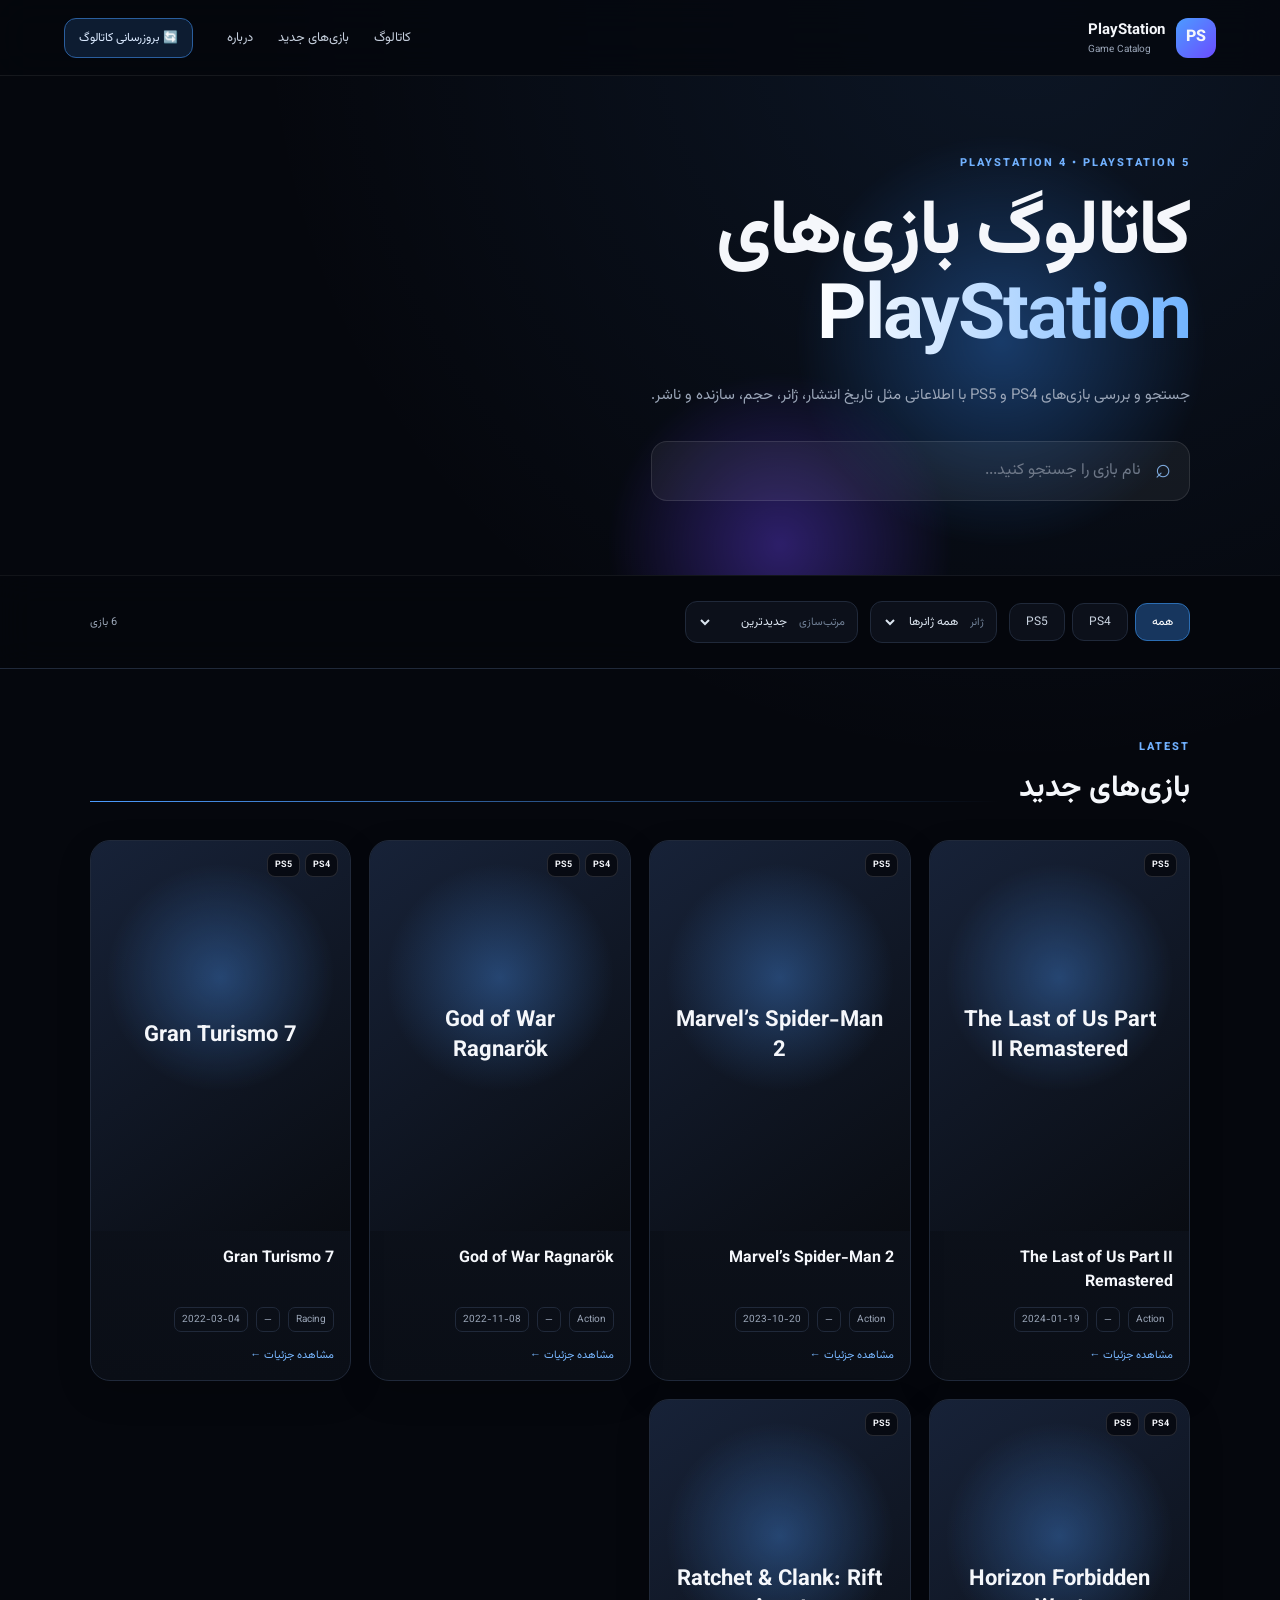
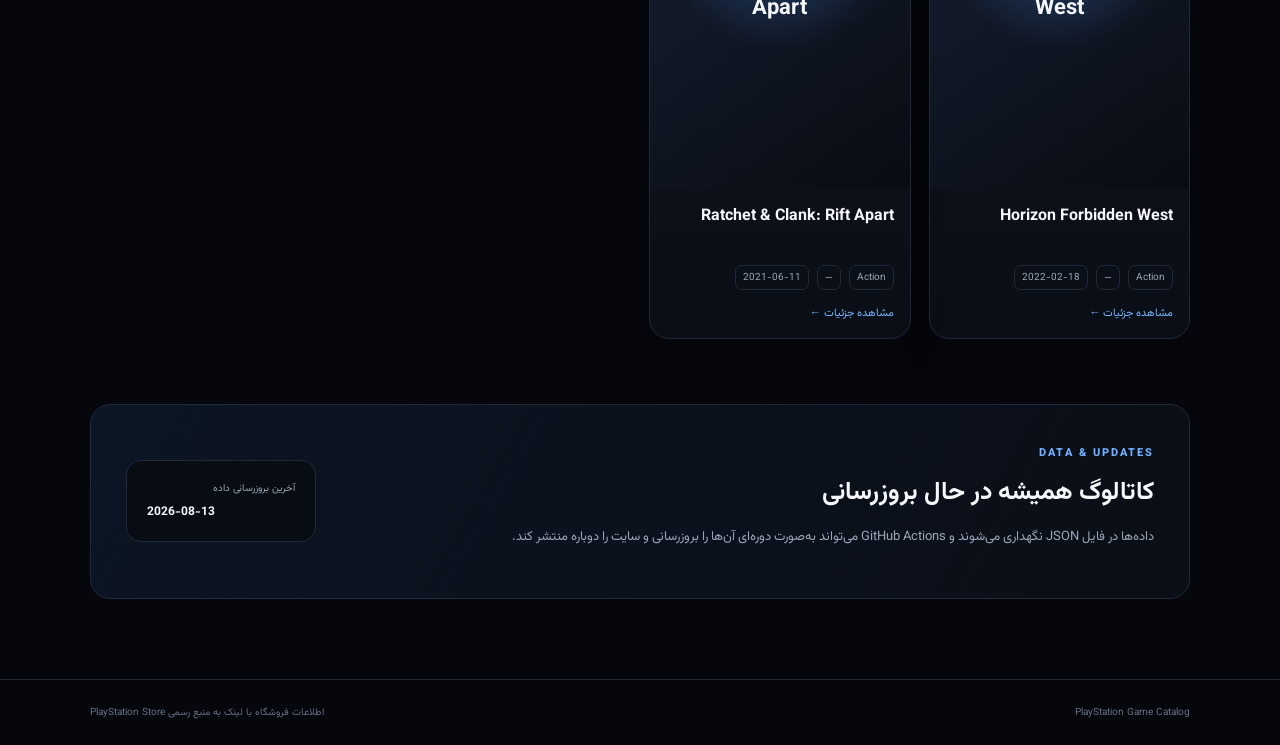
<file: playstation-game-catalog-v1/index.html>
<!doctype html>
<html lang="fa" dir="rtl">
<head>
  <meta charset="utf-8">
  <meta name="viewport" content="width=device-width,initial-scale=1">
  <meta name="theme-color" content="#05070d">
  <meta name="description" content="کاتالوگ بازی‌های PlayStation 4 و PlayStation 5">
  <title>PlayStation Game Catalog</title>
  <link rel="preconnect" href="https://fonts.googleapis.com">
  <link rel="preconnect" href="https://fonts.gstatic.com" crossorigin>
  <link href="https://fonts.googleapis.com/css2?family=Vazirmatn:wght@400;500;600;700;800&display=swap" rel="stylesheet">
  <link rel="stylesheet" href="assets/style.css">
</head>
<body>
  <header class="topbar">
    <a class="brand" href="./">
      <span class="brand-mark">PS</span>
      <span><b>PlayStation</b><small>Game Catalog</small></span>
    </a>
    <nav>
      <a href="#games">کاتالوگ</a>
      <a href="#new">بازی‌های جدید</a>
      <a href="#about">درباره</a>
    </nav>
    <button class="update-btn" id="updateBtn">🔄 بروزرسانی کاتالوگ</button>
  </header>

  <main>
    <section class="hero">
      <div class="hero-glow"></div>
      <div class="hero-content">
        <span class="eyebrow">PLAYSTATION 4 • PLAYSTATION 5</span>
        <h1>کاتالوگ بازی‌های<br><strong>PlayStation</strong></h1>
        <p>جستجو و بررسی بازی‌های PS4 و PS5 با اطلاعاتی مثل تاریخ انتشار، ژانر، حجم، سازنده و ناشر.</p>
        <div class="search-wrap">
          <span>⌕</span>
          <input id="search" type="search" placeholder="نام بازی را جستجو کنید..." autocomplete="off">
        </div>
      </div>
      <div class="hero-orb orb-one"></div>
      <div class="hero-orb orb-two"></div>
    </section>

    <section class="toolbar" id="games">
      <div class="filter-group">
        <button class="filter active" data-platform="all">همه</button>
        <button class="filter" data-platform="PS4">PS4</button>
        <button class="filter" data-platform="PS5">PS5</button>
      </div>
      <label class="select-box">
        <span>ژانر</span>
        <select id="genre">
          <option value="all">همه ژانرها</option>
        </select>
      </label>
      <label class="select-box">
        <span>مرتب‌سازی</span>
        <select id="sort">
          <option value="newest">جدیدترین</option>
          <option value="oldest">قدیمی‌ترین</option>
          <option value="az">الفبایی</option>
          <option value="za">الفبایی معکوس</option>
        </select>
      </label>
      <div class="count" id="count"></div>
    </section>

    <section class="section" id="new">
      <div class="section-heading">
        <div>
          <span class="eyebrow">LATEST</span>
          <h2>بازی‌های جدید</h2>
        </div>
        <span class="section-line"></span>
      </div>
      <div class="games-grid" id="gamesGrid"></div>
      <div class="empty" id="empty" hidden>بازی‌ای با این مشخصات پیدا نشد.</div>
    </section>

    <section class="about" id="about">
      <div>
        <span class="eyebrow">DATA & UPDATES</span>
        <h2>کاتالوگ همیشه در حال بروزرسانی</h2>
        <p>داده‌ها در فایل JSON نگهداری می‌شوند و GitHub Actions می‌تواند به‌صورت دوره‌ای آن‌ها را بروزرسانی و سایت را دوباره منتشر کند.</p>
      </div>
      <div class="about-card">
        <span>آخرین بروزرسانی داده</span>
        <strong id="lastUpdate">—</strong>
      </div>
    </section>
  </main>

  <footer>
    <span>PlayStation Game Catalog</span>
    <span>اطلاعات فروشگاه با لینک به منبع رسمی PlayStation Store</span>
  </footer>

  <script src="assets/app.js"></script>
</body>
</html>
</file>
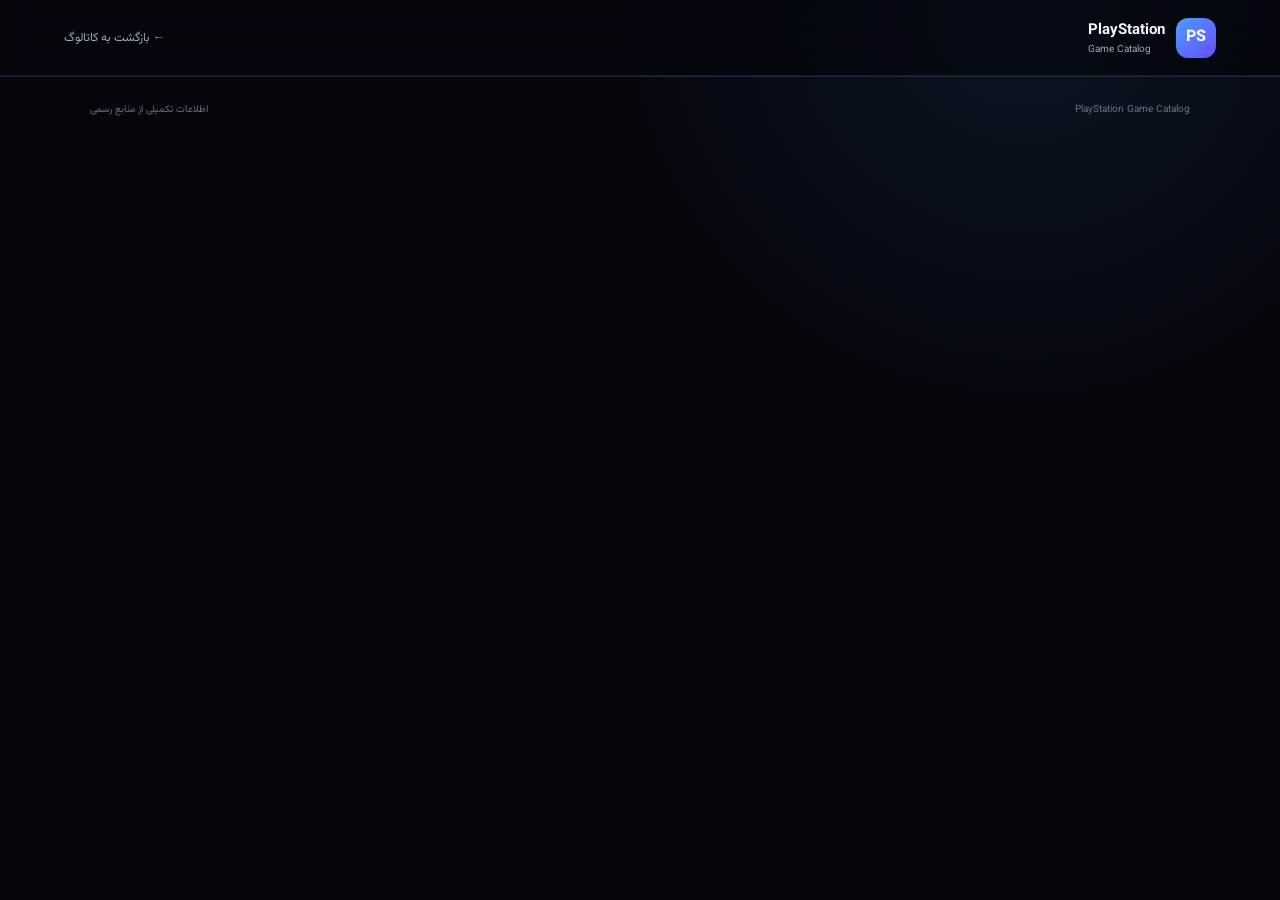
<file: playstation-game-catalog-v1/details.html>
<!doctype html>
<html lang="fa" dir="rtl">
<head>
  <meta charset="utf-8">
  <meta name="viewport" content="width=device-width,initial-scale=1">
  <title>جزئیات بازی | PlayStation Game Catalog</title>
  <link rel="preconnect" href="https://fonts.googleapis.com">
  <link rel="preconnect" href="https://fonts.gstatic.com" crossorigin>
  <link href="https://fonts.googleapis.com/css2?family=Vazirmatn:wght@400;500;600;700;800&display=swap" rel="stylesheet">
  <link rel="stylesheet" href="assets/style.css">
</head>
<body>
  <header class="topbar">
    <a class="brand" href="./"><span class="brand-mark">PS</span><span><b>PlayStation</b><small>Game Catalog</small></span></a>
    <a class="back" href="./">← بازگشت به کاتالوگ</a>
  </header>
  <main id="detail"></main>
  <footer><span>PlayStation Game Catalog</span><span>اطلاعات تکمیلی از منابع رسمی</span></footer>
  <script src="assets/app.js"></script>
</body>
</html>
</file>
<file: playstation-game-catalog-v1/assets/style.css>
:root{
  --bg:#05070d;--panel:#0c101a;--panel2:#111725;--line:#20293a;
  --text:#f5f7fb;--muted:#9ba6b8;--accent:#4c9cff;--accent2:#6b4cff;
  --shadow:0 24px 70px rgba(0,0,0,.35);--radius:20px;
}
*{box-sizing:border-box}html{scroll-behavior:smooth}body{margin:0;background:
radial-gradient(circle at 80% 0%,rgba(76,156,255,.10),transparent 30%),var(--bg);
color:var(--text);font-family:Vazirmatn,Arial,sans-serif;min-height:100vh}
a{color:inherit;text-decoration:none}.topbar{height:76px;border-bottom:1px solid rgba(255,255,255,.07);
display:flex;align-items:center;gap:34px;padding:0 clamp(18px,5vw,72px);position:sticky;top:0;z-index:20;
background:rgba(5,7,13,.78);backdrop-filter:blur(18px)}
.brand{display:flex;align-items:center;gap:11px;margin-left:auto}.brand-mark{display:grid;place-items:center;
width:40px;height:40px;border-radius:12px;background:linear-gradient(135deg,var(--accent),var(--accent2));font-weight:800}
.brand b{display:block;font-size:15px}.brand small{display:block;color:var(--muted);font-size:10px;direction:ltr}
nav{display:flex;gap:25px;color:#c6cfdd;font-size:13px}nav a:hover,.back:hover{color:white}
.update-btn{border:1px solid #2a5e9e;background:#0d1c31;color:#dbeaff;border-radius:12px;padding:10px 14px;
font:inherit;font-size:12px;cursor:pointer}.update-btn:hover{background:#122a49}
.hero{position:relative;min-height:500px;display:flex;align-items:center;overflow:hidden;padding:70px clamp(18px,7vw,100px);
border-bottom:1px solid rgba(255,255,255,.05)}.hero-content{position:relative;z-index:2;max-width:720px}
.eyebrow{color:#71b1ff;font-size:11px;font-weight:800;letter-spacing:2px;direction:ltr;display:inline-block}
h1{font-size:clamp(42px,6vw,78px);line-height:1.1;margin:17px 0 20px;letter-spacing:-2px}
h1 strong{background:linear-gradient(90deg,#fff,#72b4ff);color:transparent;background-clip:text}
.hero p{max-width:600px;color:var(--muted);line-height:2;font-size:15px}.search-wrap{display:flex;align-items:center;gap:12px;
margin-top:30px;background:rgba(255,255,255,.055);border:1px solid rgba(255,255,255,.1);border-radius:16px;padding:0 18px;
max-width:610px}.search-wrap span{font-size:27px;color:#7da9dc}.search-wrap input{width:100%;height:58px;border:0;outline:0;background:transparent;color:#fff;
font:inherit}.search-wrap input::placeholder{color:#6e7888}.hero-orb{position:absolute;border-radius:50%;filter:blur(2px);opacity:.45}
.orb-one{width:430px;height:430px;right:5%;top:10%;background:radial-gradient(circle,#2c71c9,transparent 68%)}
.orb-two{width:360px;height:360px;right:25%;bottom:-30%;background:radial-gradient(circle,#5c38d4,transparent 68%)}
.toolbar{display:flex;align-items:center;gap:12px;padding:25px clamp(18px,7vw,100px);border-bottom:1px solid var(--line);
position:sticky;top:76px;z-index:10;background:rgba(5,7,13,.92);backdrop-filter:blur(16px);flex-wrap:wrap}
.filter-group{display:flex;gap:7px}.filter,.select-box{border:1px solid var(--line);background:var(--panel);color:#c9d2df;border-radius:12px}
.filter{padding:9px 16px;font:inherit;font-size:12px;cursor:pointer}.filter.active,.filter:hover{background:#17365e;border-color:#2b6db3;color:#fff}
.select-box{display:flex;align-items:center;gap:8px;padding:0 12px}.select-box span{font-size:11px;color:#718096}
select{height:40px;border:0;outline:0;background:transparent;color:#dbe4ef;font:inherit;font-size:12px;cursor:pointer}
select option{background:#101522}.count{color:var(--muted);font-size:11px;margin-right:auto}.section{padding:65px clamp(18px,7vw,100px)}
.section-heading{display:flex;align-items:end;gap:20px;margin-bottom:28px}.section-heading h2{margin:6px 0 0;font-size:30px}.section-line{height:1px;background:linear-gradient(90deg,var(--accent),transparent);flex:1;margin-bottom:10px}
.games-grid{display:grid;grid-template-columns:repeat(4,minmax(0,1fr));gap:18px}.game-card{background:linear-gradient(180deg,#101622,#0a0e16);
border:1px solid var(--line);border-radius:var(--radius);overflow:hidden;transition:.25s;box-shadow:0 12px 35px rgba(0,0,0,.16)}
.game-card:hover{transform:translateY(-6px);border-color:#315987;box-shadow:var(--shadow)}.cover{aspect-ratio:2/3;position:relative;overflow:hidden;background:
linear-gradient(145deg,#172b4b,#0c101a 70%)}.cover img{width:100%;height:100%;object-fit:cover;display:block}.cover-fallback{height:100%;display:grid;place-items:center;text-align:center;padding:25px;
background:radial-gradient(circle at 50% 35%,rgba(77,155,255,.34),transparent 40%),linear-gradient(145deg,#172238,#090c12)}
.cover-fallback strong{font-size:22px;line-height:1.35}.platforms{position:absolute;top:12px;right:12px;display:flex;gap:5px}.tag{background:rgba(5,7,13,.8);border:1px solid rgba(255,255,255,.13);backdrop-filter:blur(8px);border-radius:8px;padding:4px 7px;font-size:9px;font-weight:700}
.card-body{padding:16px}.card-title{font-size:16px;font-weight:700;line-height:1.5;min-height:48px}.meta{display:flex;flex-wrap:wrap;gap:8px;margin-top:12px;color:var(--muted);font-size:10px}.meta span{border:1px solid var(--line);border-radius:7px;padding:4px 7px}.card-link{display:block;margin-top:15px;color:#78b7ff;font-size:11px}
.empty{text-align:center;padding:80px;color:var(--muted)}.about{margin:0 clamp(18px,7vw,100px) 80px;padding:35px;border:1px solid var(--line);
border-radius:var(--radius);background:linear-gradient(120deg,#0c1524,#0a0e16);display:flex;align-items:center;gap:30px}.about h2{margin:8px 0;font-size:25px}.about p{color:var(--muted);line-height:1.9;font-size:13px;max-width:680px}.about-card{margin-right:auto;min-width:190px;padding:20px;border:1px solid var(--line);border-radius:15px;background:#080c13}.about-card span{display:block;color:var(--muted);font-size:10px}.about-card strong{display:block;margin-top:7px;font-size:12px;direction:ltr}
footer{border-top:1px solid var(--line);padding:25px clamp(18px,7vw,100px);display:flex;justify-content:space-between;color:#657084;font-size:10px}
.back{font-size:12px;color:#9ba6b8}.detail{min-height:80vh}.detail-hero{padding:70px clamp(18px,7vw,100px);display:grid;grid-template-columns:320px 1fr;gap:55px;
background:radial-gradient(circle at 30% 30%,rgba(75,135,220,.13),transparent 30%)}.detail-cover{border-radius:22px;overflow:hidden;border:1px solid var(--line);box-shadow:var(--shadow);aspect-ratio:2/3}.detail-cover img{width:100%;height:100%;object-fit:cover}
.detail h1{font-size:clamp(35px,5vw,65px);margin:12px 0}.detail-desc{color:#aeb8c7;line-height:2;font-size:14px;max-width:850px}.facts{display:grid;grid-template-columns:repeat(4,1fr);gap:10px;margin:28px 0}.fact{padding:16px;border:1px solid var(--line);background:#0b1019;border-radius:14px}.fact span{display:block;color:#68758a;font-size:10px}.fact strong{display:block;margin-top:6px;font-size:13px}.source-btn{display:inline-flex;padding:11px 15px;background:#fff;color:#05070d;border-radius:11px;font-size:11px;font-weight:700;margin-top:10px}
.gallery{padding:0 clamp(18px,7vw,100px) 70px}.gallery h2{font-size:25px}.shots{display:grid;grid-template-columns:repeat(3,1fr);gap:12px}.shot{aspect-ratio:16/9;background:#101621;border:1px solid var(--line);border-radius:14px;overflow:hidden}.shot img{width:100%;height:100%;object-fit:cover}
@media(max-width:1000px){.games-grid{grid-template-columns:repeat(3,1fr)}.detail-hero{grid-template-columns:260px 1fr;gap:30px}.facts{grid-template-columns:repeat(2,1fr)}}
@media(max-width:700px){.topbar{height:auto;min-height:68px;padding:12px 16px;gap:12px;flex-wrap:wrap}.topbar nav{display:none}.brand{margin-left:0}.update-btn{margin-right:auto}.toolbar{top:68px;padding:15px 16px}.count{width:100%;margin-right:0}.hero{min-height:510px;padding:55px 18px}.hero h1{font-size:45px}.games-grid{grid-template-columns:repeat(2,1fr);gap:10px}.section{padding:45px 16px}.card-body{padding:12px}.card-title{font-size:13px;min-height:40px}.about{margin:0 16px 50px;padding:22px;display:block}.about-card{margin-top:20px}.detail-hero{display:block;padding:45px 18px}.detail-cover{width:min(280px,80vw);margin:0 auto 35px}.detail h1{font-size:38px}.shots{grid-template-columns:1fr}.gallery{padding:0 18px 50px}footer{display:block;line-height:2.2}}
@media(max-width:420px){.games-grid{grid-template-columns:1fr 1fr}.filter{padding:8px 12px}.select-box{flex:1}.select-box select{max-width:100px}}
</file>
